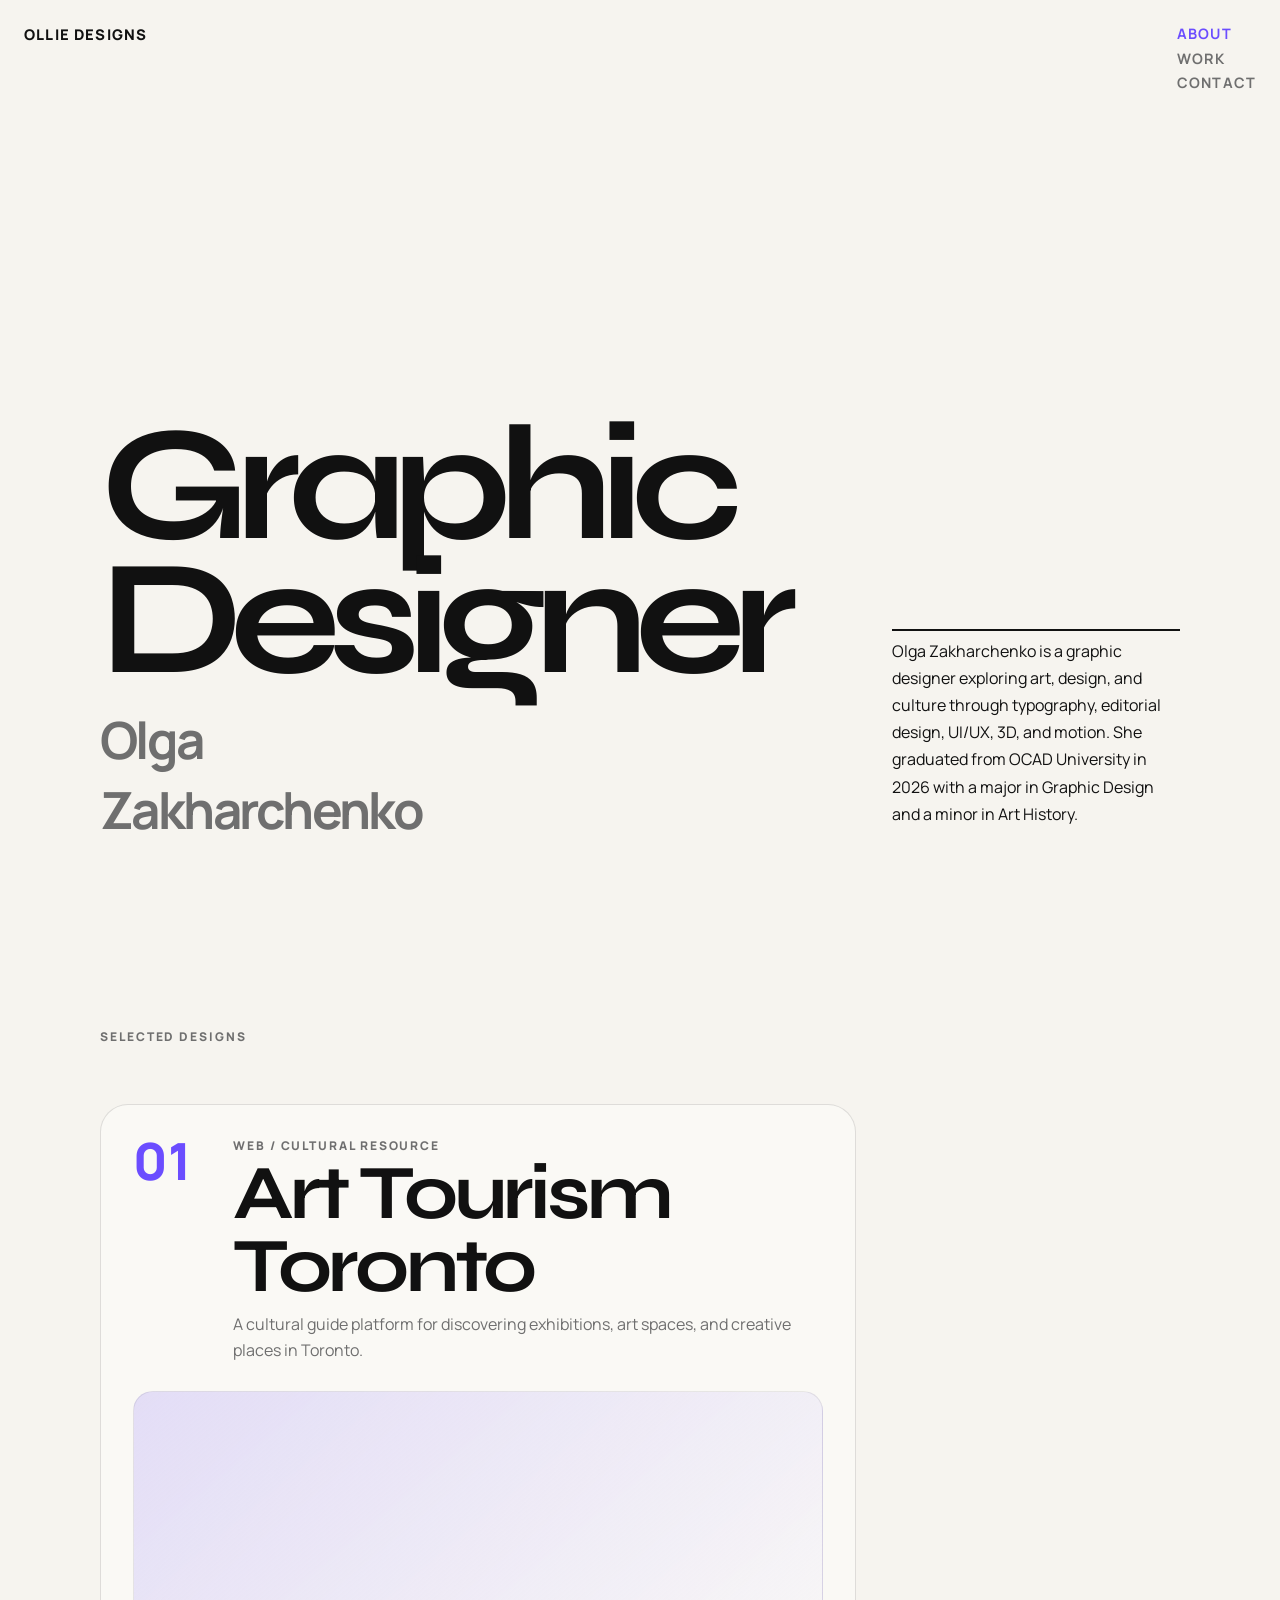
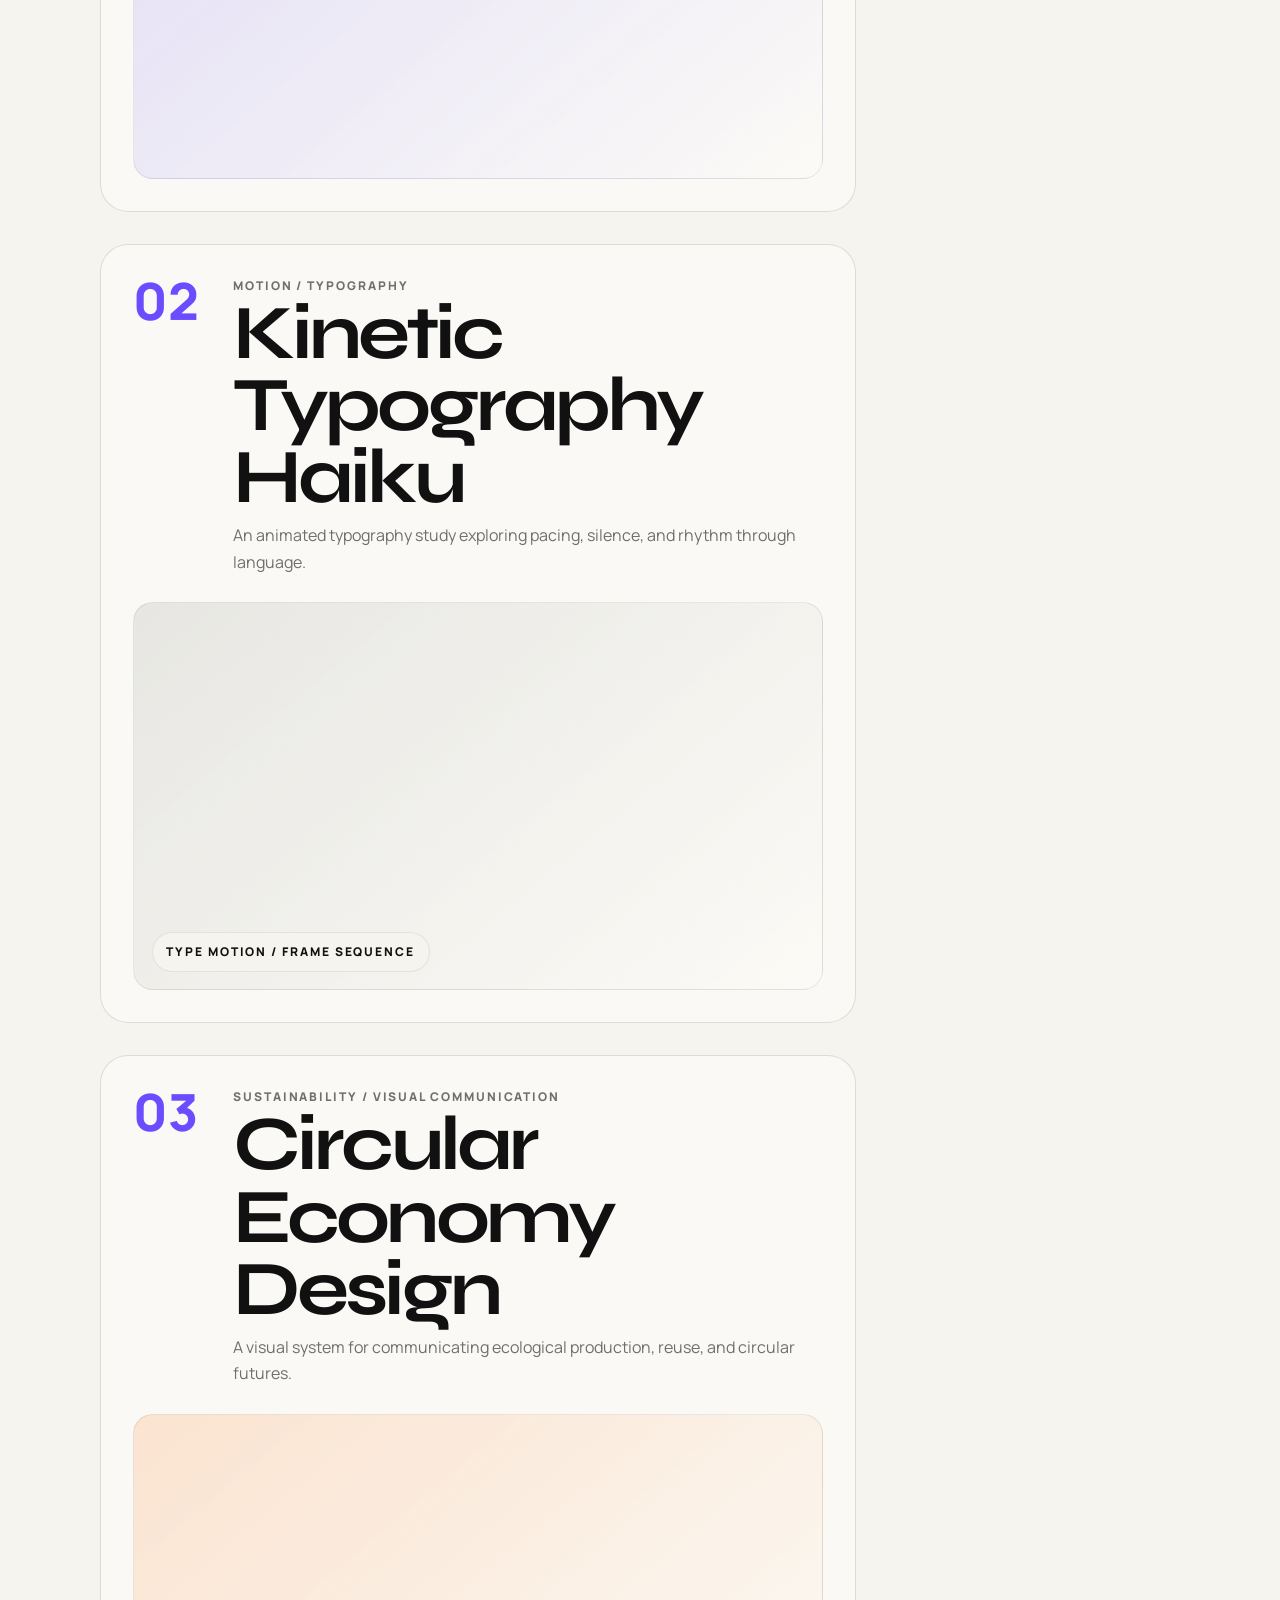
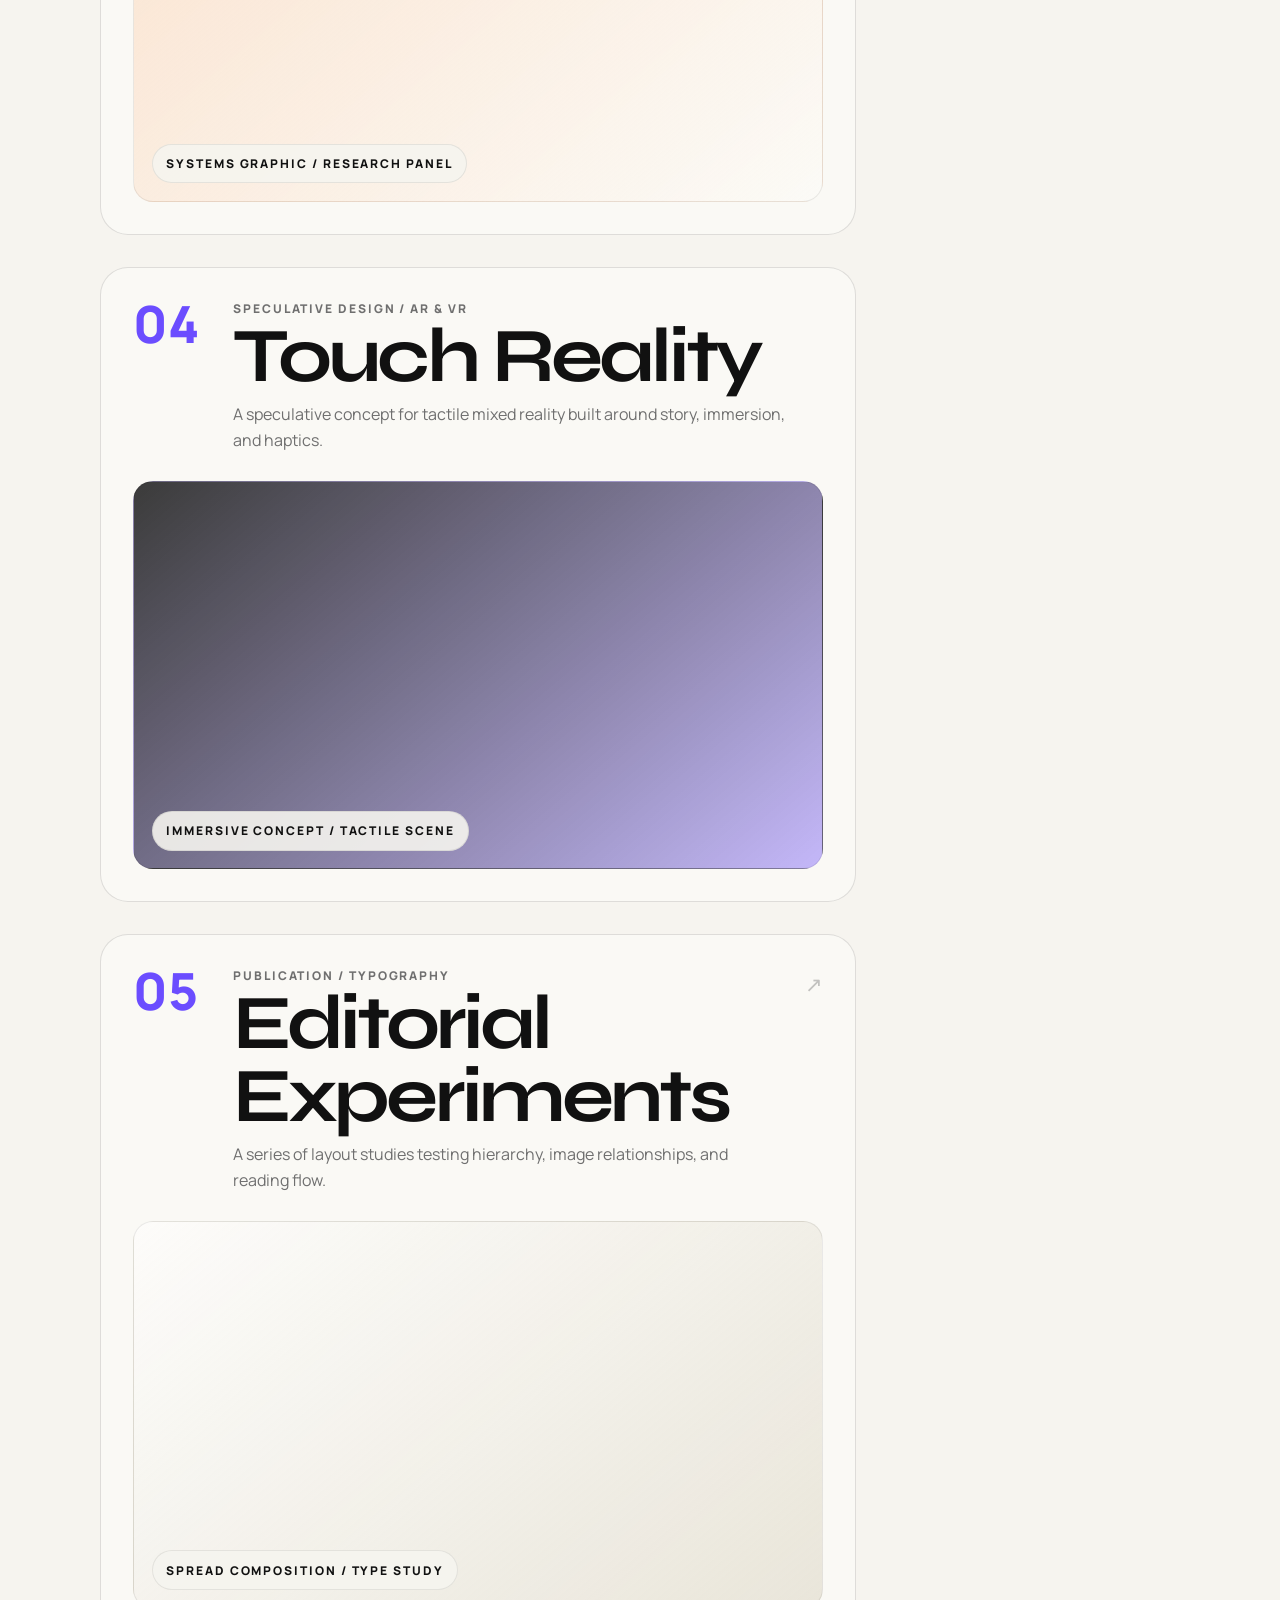
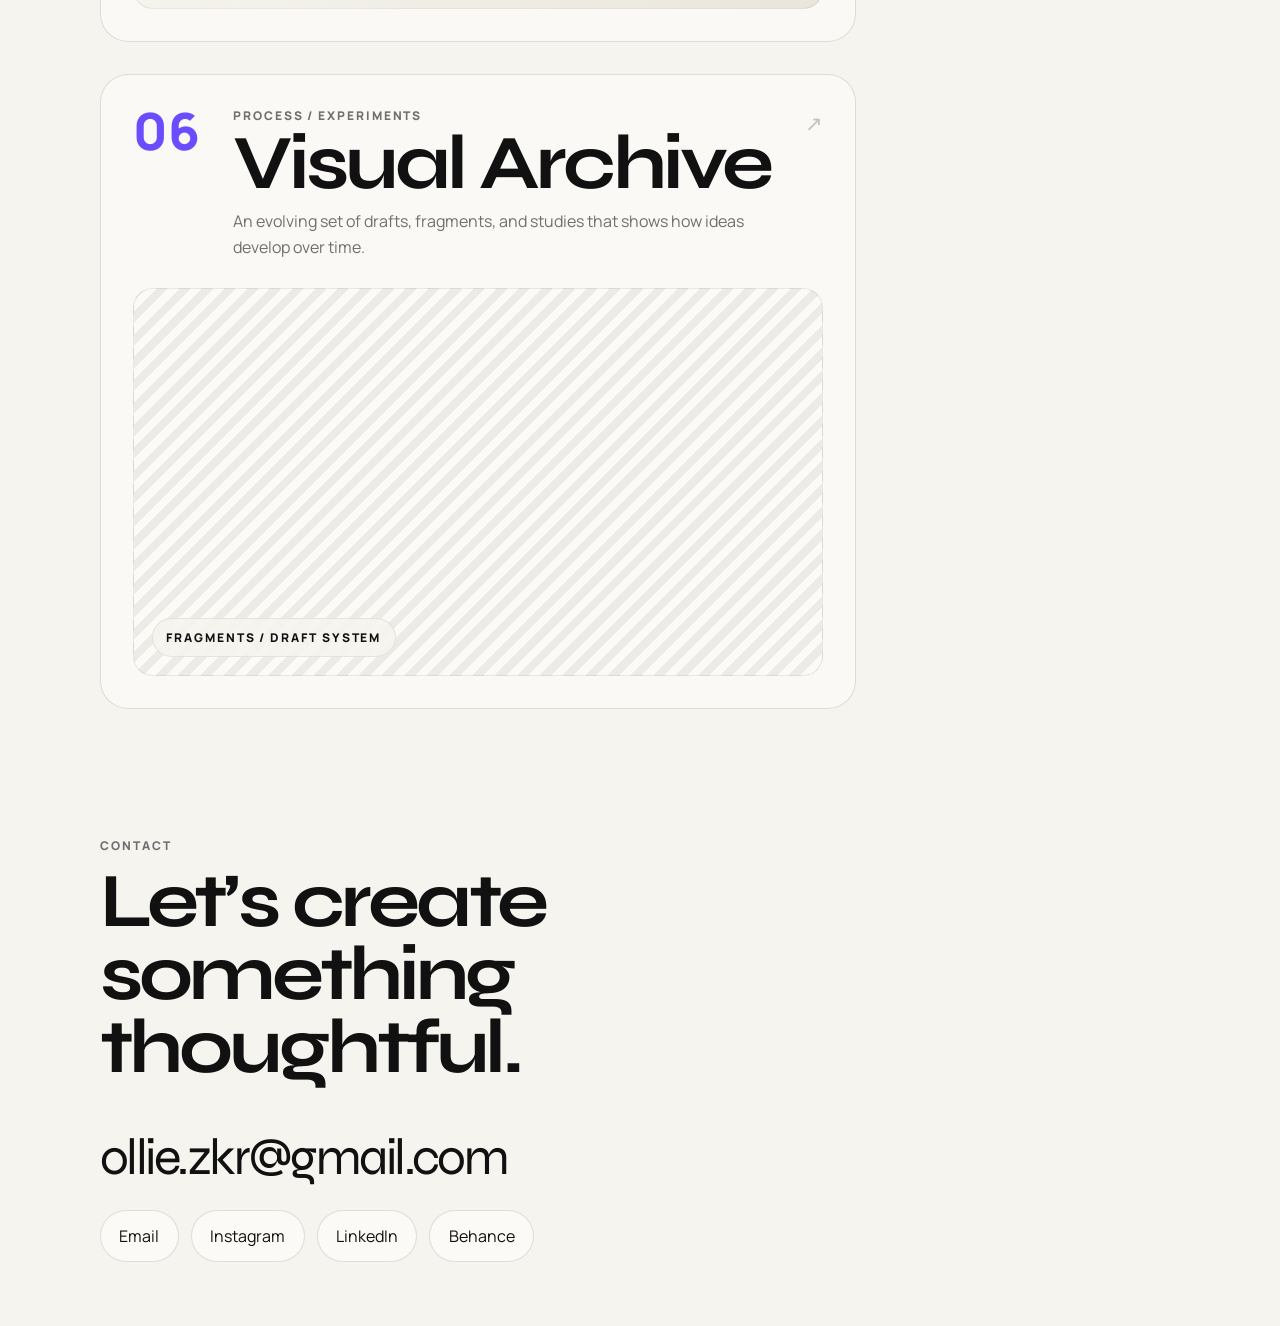
<file: index.html>
<!DOCTYPE html>
<html lang="en">
<head>
  <meta charset="UTF-8" />
  <meta name="viewport" content="width=device-width, initial-scale=1.0" />
  <title>Olga Zakharchenko | Graphic Designer</title>
  <meta
    name="description"
    content="Olga Zakharchenko is a graphic designer creating visual systems, digital experiences, and storytelling work."
  />
  <link rel="preconnect" href="https://fonts.googleapis.com" />
  <link rel="preconnect" href="https://fonts.gstatic.com" crossorigin />
  <link
    href="https://fonts.googleapis.com/css2?family=Manrope:wght@400;500;700;800&family=Syne:wght@700;800&display=swap"
    rel="stylesheet"
  />
  <link rel="stylesheet" href="styles.css" />
</head>
<body>
  <a class="site-name" href="#top">Ollie Designs</a>

  <button class="nav-toggle" type="button" aria-expanded="false" aria-controls="site-nav" aria-label="Open navigation">
    +
  </button>

  <nav class="side-nav" id="site-nav" aria-label="Primary navigation">
    <a href="#hero" data-section="hero">about</a>
    <a href="#work" data-section="work">Work</a>
    <a href="#contact" data-section="contact">Contact</a>
    <!-- <a class="archive-link" href="#archive" data-section="archive">Archive</a> -->
  </nav>

  <main id="top">

    <section class="hero section" id="hero" data-section="hero">
      <div class="hero-main reveal">
        <h1>Graphic<br />Designer</h1>
        <p class="hero-role">Olga Zakharchenko</p>
      </div>
      <div class="hero-note reveal">
        <p class="hero-intro">
        Olga Zakharchenko is a graphic designer exploring art, design, and culture through typography, editorial design, UI/UX, 3D, and motion. She graduated from OCAD University in 2026 with a major in Graphic Design and a minor in Art History.
        </p>
      </div>
    </section>

      <!-- <section class="about section" id="about" data-section="about">
   
    </section> -->

    <section class="work section" id="work" data-section="work">
      <div class="section-heading reveal">
        <p class="eyebrow">Selected Designs</p>
        <h2></h2>
      </div>

      <div class="cases-list">

       <a href="https://olliezzz.github.io/art-tourism-toronto/index.html#map-entry" target="_blank" rel="noopener noreferrer" class="case-link"> <article class="case-block reveal">
          <div class="case-header">
            <p class="case-number">01</p>
            <div class="case-copy">
              <p class="case-category">Web / Cultural Resource</p>
              <h3>Art Tourism Toronto</h3>
              <p class="case-description">
                A cultural guide platform for discovering exhibitions, art spaces, and creative places in Toronto.
              </p>
            </div>
            <!-- <span class="case-arrow" aria-hidden="true">↗</span> -->
          </div>
          <div class="case-visual visual-blue">
            <!-- <div class="case-panel-label">Web Interface / Cultural Map</div> -->
          </div>
        </article>
        </a>

        <article class="case-block reveal">
          <div class="case-header">
            <p class="case-number">02</p>
            <div class="case-copy">
              <p class="case-category">Motion / Typography</p>
              <h3>Kinetic Typography Haiku</h3>
              <p class="case-description">
                An animated typography study exploring pacing, silence, and rhythm through language.
              </p>
            </div>
            <!-- <span class="case-arrow" aria-hidden="true">↗</span> -->
          </div>
          <div class="case-visual visual-neutral">
            <div class="case-panel-label">Type Motion / Frame Sequence</div>
          </div>
        </article>
       
        <article class="case-block reveal">
          <div class="case-header">
            <p class="case-number">03</p>
            <div class="case-copy">
              <p class="case-category">Sustainability / Visual Communication</p>
              <h3>Circular Economy Design</h3>
              <p class="case-description">
                A visual system for communicating ecological production, reuse, and circular futures.
              </p>
            </div>
            <!-- <span class="case-arrow" aria-hidden="true">↗</span> -->
          </div>
          <div class="case-visual visual-green">
            <div class="case-panel-label">Systems Graphic / Research Panel</div>
          </div>
        </article>

        <article class="case-block reveal">
          <div class="case-header">
            <p class="case-number">04</p>
            <div class="case-copy">
              <p class="case-category">Speculative Design / AR &amp; VR</p>
              <h3>Touch Reality</h3>
              <p class="case-description">
                A speculative concept for tactile mixed reality built around story, immersion, and haptics.
              </p>
            </div>
            <!-- <span class="case-arrow" aria-hidden="true">↗</span> -->
          </div>
          <div class="case-visual visual-dark">
            <div class="case-panel-label">Immersive Concept / Tactile Scene</div>
          </div>
        </article>

        <article class="case-block reveal">
          <div class="case-header">
            <p class="case-number">05</p>
            <div class="case-copy">
              <p class="case-category">Publication / Typography</p>
              <h3>Editorial Experiments</h3>
              <p class="case-description">
                A series of layout studies testing hierarchy, image relationships, and reading flow.
              </p>
            </div>
            <span class="case-arrow" aria-hidden="true">↗</span>
          </div>
          <div class="case-visual visual-pearl">
            <div class="case-panel-label">Spread Composition / Type Study</div>
          </div>
        </article>

        <article class="case-block reveal">
          <div class="case-header">
            <p class="case-number">06</p>
            <div class="case-copy">
              <p class="case-category">Process / Experiments</p>
              <h3>Visual Archive</h3>
              <p class="case-description">
                An evolving set of drafts, fragments, and studies that shows how ideas develop over time.
              </p>
            </div>
            <span class="case-arrow" aria-hidden="true">↗</span>
          </div>
          <div class="case-visual visual-line">
            <div class="case-panel-label">Fragments / Draft System</div>
          </div>
        </article>
      </div>
    </section>

    <!-- <section class="archive section" id="archive" data-section="archive">
      <div class="section-heading reveal">
        <p class="eyebrow">Archive</p>
        <h2>A running index of sketches, tests, and process materials.</h2>
      </div>

      <div class="archive-index reveal">
        <div class="archive-row"><span>01</span><p>Sketches</p></div>
        <div class="archive-row"><span>02</span><p>Type Tests</p></div>
        <div class="archive-row"><span>03</span><p>Motion Frames</p></div>
        <div class="archive-row"><span>04</span><p>Website Drafts</p></div>
        <div class="archive-row"><span>05</span><p>Research Notes</p></div>
        <div class="archive-row"><span>06</span><p>Visual Experiments</p></div>
      </div>
    </section> -->

    <section class="contact section" id="contact" data-section="contact">
      <div class="section-heading reveal">
        <p class="eyebrow">Contact</p>
        <h2>Let’s create something thoughtful.</h2>
      </div>

      <div class="contact-layout reveal">
        <a class="contact-email" href="mailto:ollie.zkr@gmail.com">ollie.zkr@gmail.com</a>
        <div class="contact-links">
          <a href="mailto:ollie.zkr@gmail.com">Email</a>
          <a href="https://www.instagram.com/" target="_blank" rel="noreferrer">Instagram</a>
          <a href="https://www.linkedin.com/" target="_blank" rel="noreferrer">LinkedIn</a>
          <a href="https://www.behance.net/" target="_blank" rel="noreferrer">Behance</a>
        </div>
      </div>
    </section>
  </main>

  <script src="script.js"></script>
</body>
</html>
</file>
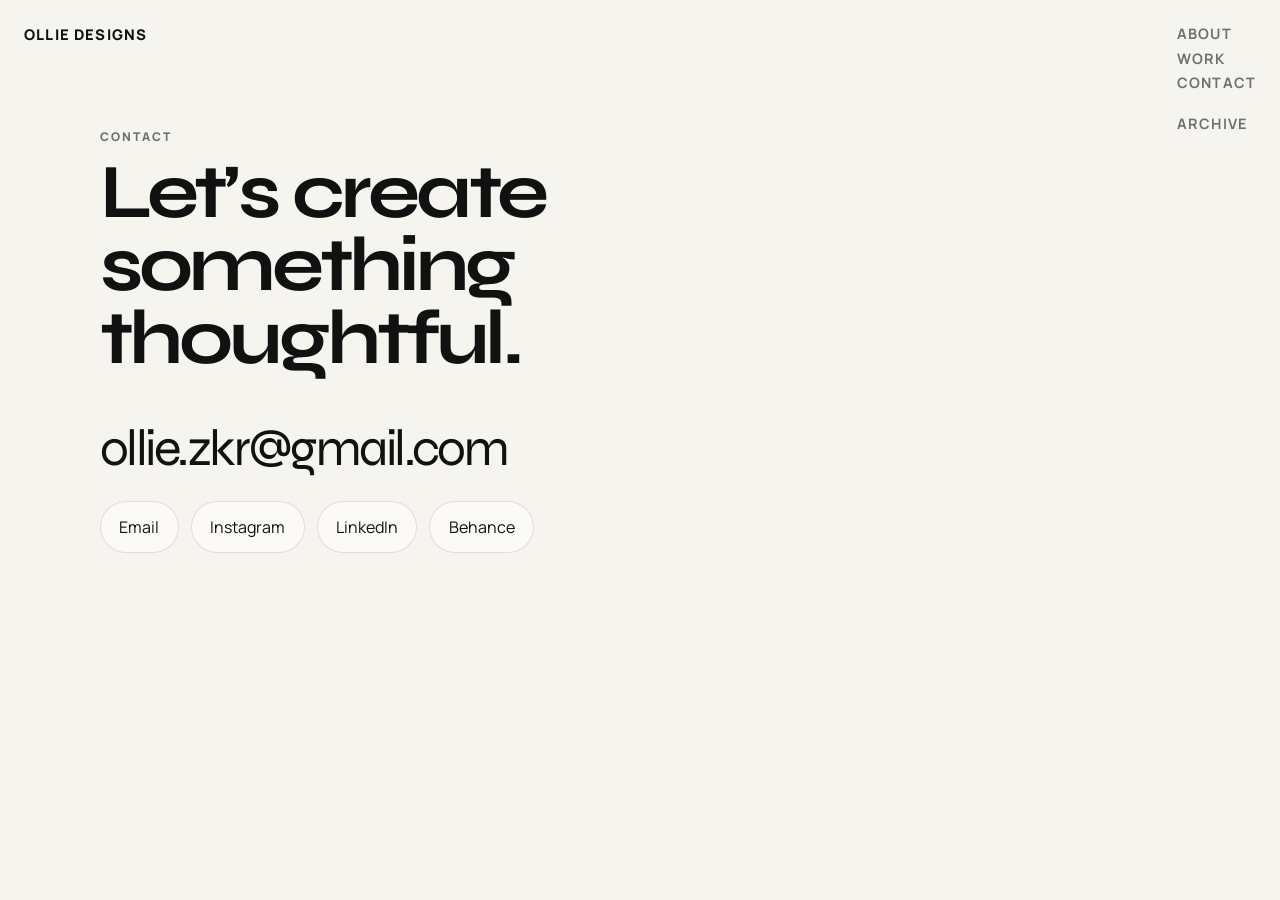
<file: archive.html>
<!DOCTYPE html>
<html lang="en">
<head>
  <meta charset="UTF-8" />
  <meta name="viewport" content="width=device-width, initial-scale=1.0" />
  <title>Olga Zakharchenko | Graphic Designer</title>
  <meta
    name="description"
    content="Olga Zakharchenko is a graphic designer creating visual systems, digital experiences, and storytelling work."
  />
  <link rel="preconnect" href="https://fonts.googleapis.com" />
  <link rel="preconnect" href="https://fonts.gstatic.com" crossorigin />
  <link
    href="https://fonts.googleapis.com/css2?family=Manrope:wght@400;500;700;800&family=Syne:wght@700;800&display=swap"
    rel="stylesheet"
  />
  <link rel="stylesheet" href="styles.css" />
</head>
<body>
  <a class="site-name" href="#top">Ollie Designs</a>

  <button class="nav-toggle" type="button" aria-expanded="false" aria-controls="site-nav" aria-label="Open navigation">
    +
  </button>

  <nav class="side-nav" id="site-nav" aria-label="Primary navigation">
    <a href="#hero" data-section="hero">about</a>
    <a href="#work" data-section="work">Work</a>
    <a href="#contact" data-section="contact">Contact</a>
    <a class="archive-link" href="#archive" data-section="archive">Archive</a>
  </nav>



      <section class="contact section" id="contact" data-section="contact">
      <div class="section-heading reveal">
        <p class="eyebrow">Contact</p>
        <h2>Let’s create something thoughtful.</h2>
      </div>

      <div class="contact-layout reveal">
        <a class="contact-email" href="mailto:ollie.zkr@gmail.com">ollie.zkr@gmail.com</a>
        <div class="contact-links">
          <a href="mailto:ollie.zkr@gmail.com">Email</a>
          <a href="https://www.instagram.com/" target="_blank" rel="noreferrer">Instagram</a>
          <a href="https://www.linkedin.com/" target="_blank" rel="noreferrer">LinkedIn</a>
          <a href="https://www.behance.net/" target="_blank" rel="noreferrer">Behance</a>
        </div>
      </div>
    </section>
  </main>

  <script src="script.js"></script>
</body>
</html>
</file>
<file: styles.css>
:root {
  --bg: #f6f4ef;
  --ink: #111111;
  --muted: #6f6f6f;
  --accent-purple: #6b4dff;
  --accent-orange: #ff7a1a;
  --surface: #fbfaf6;
  --border: rgba(17, 17, 17, 0.12);
  --border-strong: rgba(17, 17, 17, 0.2);
  --shadow: 0 18px 40px rgba(17, 17, 17, 0.05);
  --content-width: 1080px;
  --radius-large: 28px;
  --radius-medium: 20px;
}

* {
  box-sizing: border-box;
}

html {
  scroll-behavior: smooth;
}

body {
  margin: 0;
  background: var(--bg);
  color: var(--ink);
  font-family: "Manrope", sans-serif;
}

body.menu-open {
  overflow: hidden;
}

a {
  color: inherit;
}

button {
  font: inherit;
}

.site-name,
.side-nav,
.nav-toggle {
  position: fixed;
  z-index: 20;
}

.site-name {
  top: 1.5rem;
  left: 1.5rem;
  text-decoration: none;
  font-size: 0.92rem;
  font-weight: 800;
  letter-spacing: 0.08em;
  text-transform: uppercase;
  transition: color 0.2s ease;
}

.site-name:hover {
  color: var(--accent-purple);
}

.nav-toggle {
  display: none;
  align-items: center;
  justify-content: center;
  top: 1.2rem;
  right: 1rem;
  border: none;
  border-radius: 999px;
  background: none;
  width: 2.8rem;
  height: 2.8rem;
  padding: 0;
  font-size: 1.4rem;
  line-height: 1;
  cursor: pointer;
}

.side-nav {
  top: 1.5rem;
  right: 1.5rem;
  display: grid;
  justify-items: start;
  gap: 0.35rem;

}

.side-nav a {
  color: var(--muted);
  text-decoration: none;
  font-size: 0.9rem;
  font-weight: 700;
  letter-spacing: 0.08em;
  text-transform: uppercase;
  transition: color 0.2s ease, transform 0.2s ease;
}

.side-nav a:hover {
  color: var(--ink);
  transform: translateX(-2px);
}

.side-nav a.is-active {
  color: var(--accent-purple);
}

.side-nav .archive-link.is-active {
  color: var(--accent-orange);
}

.archive-link {
  margin-top: 1rem;
}

main {
  padding: 0 1.5rem 4rem;
}

.section {
  width: min(100%, var(--content-width));
  margin: 0 auto;
  padding: 8rem 0 0;
}

.hero {
  min-height: 100vh;
  display: grid;
  grid-template-columns: minmax(0, 1.3fr) minmax(220px, 0.7fr);
  align-items: end;
  padding-top: 10rem;
  padding-bottom: 3.5rem;
}

.eyebrow,
.case-category,
.case-panel-label {
  font-size: 0.75rem;
  font-weight: 800;
  letter-spacing: 0.16em;
  text-transform: uppercase;
}

.eyebrow,
.case-category {
  color: var(--muted);
}

.hero h1,
.section-heading h2,
.services-stack p,
.case-block h3,
.contact-email {
  font-family: "Syne", sans-serif;
}

.hero h1 {
  margin: 0;
  max-width: 7ch;
  font-size: clamp(5.3rem, 13vw, 10.2rem);
  line-height: 0.82;
  letter-spacing: -0.08em;
}

.hero-role {
  margin: 1.1rem 0 0;
  color: var(--muted);
  font-size: clamp(2rem, 4vw, 3.3rem);
  font-weight: 700;
  letter-spacing: -0.05em;
  max-width: 8ch;
}

.hero-note {
  display: flex;
  justify-content: flex-end;
  align-items: flex-start;
  padding-bottom: 1rem;
}

.hero-intro {
  max-width: 18rem;
  margin: 0;
  padding-top: 0.4rem;
  border-top: 2px solid var(--ink);
  font-size: 1rem;
  line-height: 1.7;
}

.section-heading {
  display: grid;
  gap: 0.7rem;
  margin-bottom: 3rem;
}

.eyebrow {
  margin: 0;
}

.section-heading h2 {
  margin: 0;
  max-width: 11ch;
  font-size: clamp(2.8rem, 6vw, 5.6rem);
  line-height: 0.95;
  letter-spacing: -0.05em;
}

.about-layout {
  display: grid;
  gap: 2rem;
}

.about-text {
  max-width: 40rem;
  margin: 0;
  font-size: 1.12rem;
  line-height: 1.7;
}

.case-description,
.about-text {
  margin: 0;
  color: var(--muted);
  line-height: 1.65;
}

.services-editorial {
  margin-top: 4rem;
}

.services-stack {
  display: grid;
  gap: 0.35rem;
  margin-top: 1rem;
}

.services-stack p {
  margin: 0;
  font-size: clamp(2.2rem, 5vw, 4.8rem);
  line-height: 0.95;
  letter-spacing: -0.06em;
  text-transform: uppercase;
  transition: color 0.25s ease, transform 0.25s ease;
}

.services-stack p:hover {
  color: var(--accent-purple);
  transform: translateX(8px);
}

.cases-list {
  display: grid;
  gap: 2rem;
  width: 70%;
}

.case-block {
  padding: 2rem;
  background: rgba(251, 250, 246, 0.78);
  border: 1px solid var(--border);
  border-radius: var(--radius-large);
  transition:
    background-color 0.38s ease,
    border-color 0.38s ease,
    transform 0.38s ease,
    box-shadow 0.38s ease;
}

.case-block:hover,
.case-block.is-tapped,
.case-block:active {
  transform: translateY(-3px);
  border-color: rgba(107, 77, 255, 0.22);
  box-shadow: var(--shadow);
}

.case-block:nth-child(odd):hover,
.case-block:nth-child(odd).is-tapped,
.case-block:nth-child(odd):active {
  background: rgba(108, 99, 255, 0.07);
}

.case-block:nth-child(even):hover,
.case-block:nth-child(even).is-tapped,
.case-block:nth-child(even):active {
  background: rgba(255, 138, 61, 0.08);
}

.case-header {
  display: grid;
  grid-template-columns: 5rem minmax(0, 1fr) auto;
  gap: 1.25rem;
  align-items: start;
  margin-bottom: 1.7rem;
}

.case-number {
  margin: 0;
  color: var(--accent-purple);
  font-size: clamp(2.1rem, 4vw, 3.8rem);
  font-weight: 800;
  line-height: 0.9;
}

.case-copy {
  max-width: 56rem;
}

.case-block h3 {
  margin: 0.2rem 0 0.55rem;
  font-size: clamp(2.8rem, 6vw, 5.4rem);
  line-height: 0.94;
  letter-spacing: -0.05em;
  transition: transform 0.38s ease, color 0.38s ease;
}

.case-block:hover h3,
.case-block.is-tapped h3,
.case-block:active h3 {
  color: var(--accent-purple);
  transform: translateX(10px);
}

.case-category {
  margin: 0;
}

.case-arrow {
  margin-top: 0.15rem;
  color: var(--muted);
  font-size: 1.3rem;
  opacity: 0.4;
  transform: translateX(0);
  transition: opacity 0.35s ease, transform 0.35s ease, color 0.35s ease;
}

.case-block:hover .case-arrow,
.case-block.is-tapped .case-arrow,
.case-block:active .case-arrow {
  color: var(--accent-orange);
  opacity: 1;
  transform: translateX(4px);
}

.case-visual {
  min-height: 17rem;
  display: flex;
  align-items: end;
  padding: 1.1rem;
  border-radius: 20px;
  border: 1px solid rgba(17, 17, 17, 0.08);
  aspect-ratio: 16 / 9;
  overflow: hidden;
  transition: transform 0.38s ease;
}

.case-block:hover .case-visual,
.case-block.is-tapped .case-visual,
.case-block:active .case-visual {
  transform: scale(1.03);
}

.case-link {
  text-decoration: none;
  color: inherit;
  display: block;
}

.case-link:hover .case-arrow {
  transform: translate(3px, -3px);
}

.case-arrow {
  transition: transform 0.3s ease;
}

.case-link {
  cursor: pointer;
}

.visual-blue {
  background: linear-gradient(140deg, rgba(107, 77, 255, 0.16), rgba(251, 250, 246, 0.94));
}

.visual-neutral {
  background: linear-gradient(140deg, rgba(17, 17, 17, 0.08), rgba(251, 250, 246, 0.95));
}

.visual-green {
  background: linear-gradient(140deg, rgba(255, 122, 26, 0.17), rgba(251, 250, 246, 0.94));
}

.visual-dark {
  background: linear-gradient(140deg, rgba(17, 17, 17, 0.82), rgba(107, 77, 255, 0.38));
}

.visual-pearl {
  background: linear-gradient(140deg, rgba(255, 255, 255, 0.5), rgba(232, 228, 216, 0.95));
}

.visual-line {
  background:
    repeating-linear-gradient(
      135deg,
      rgba(17, 17, 17, 0.06),
      rgba(17, 17, 17, 0.06) 8px,
      rgba(251, 250, 246, 0.9) 8px,
      rgba(251, 250, 246, 0.9) 16px
    );
}

.case-panel-label {
  display: inline-block;
  padding: 0.65rem 0.85rem;
  background: rgba(246, 244, 239, 0.9);
  border: 1px solid rgba(17, 17, 17, 0.08);
  border-radius: 999px;
}

.archive-index {
  display: grid;
  gap: 0;
  border-top: 1px solid var(--border);
}

.archive-row {
  display: grid;
  grid-template-columns: 3rem 1fr;
  gap: 1rem;
  padding: 1rem 0;
  border-bottom: 1px solid var(--border);
  transition: color 0.22s ease, transform 0.22s ease, border-color 0.22s ease;
}

.archive-row:hover {
  color: var(--accent-orange);
  transform: translateX(6px);
  border-color: rgba(255, 122, 47, 0.24);
}

.archive-row span {
  color: var(--muted);
  font-size: 0.9rem;
  font-weight: 700;
}

.archive-row p {
  margin: 0;
  font-size: clamp(1.35rem, 2.4vw, 2rem);
  line-height: 1.1;
}

.contact-layout {
  display: grid;
  gap: 1.7rem;
}

.contact-email {
  width: fit-content;
  text-decoration: none;
  font-size: clamp(1.9rem, 4vw, 3.4rem);
  line-height: 1;
  letter-spacing: -0.05em;
  transition: color 0.2s ease;
}

.contact-email:hover {
  color: var(--accent-purple);
}

.contact-links {
  display: flex;
  flex-wrap: wrap;
  gap: 0.75rem;
}

.contact-links a {
  display: inline-flex;
  align-items: center;
  justify-content: center;
  min-height: 3rem;
  padding: 0.85rem 1.15rem;
  border: 1px solid var(--border);
  border-radius: 999px;
  background: var(--surface);
  text-decoration: none;
  transition: color 0.2s ease, border-color 0.2s ease, background-color 0.2s ease;
}

.contact-links a:hover {
  color: var(--accent-orange);
  border-color: rgba(255, 122, 26, 0.28);
  background: rgba(255, 122, 26, 0.05);
}

.reveal {
  opacity: 0;
  transform: translateY(24px);
  transition: opacity 0.55s ease, transform 0.55s ease;
}

.reveal.is-visible {
  opacity: 1;
  transform: translateY(0);
}

@media (max-width: 1024px) {
  .hero {
    grid-template-columns: 1fr;
    gap: 2rem;
    align-items: end;
  }

  .case-block {
    padding: 1.35rem;
  }

  .case-header {
    grid-template-columns: 4.2rem minmax(0, 1fr);
  }

  .case-arrow {
    display: none;
  }

  .case-visual {
    min-height: 18rem;
  }
}

@media (max-width: 760px) {
  .site-name {
    top: 1rem;
    left: 1rem;
  }

  .nav-toggle {
    display: inline-flex;
  }

  .side-nav {
    top: 4.2rem;
    right: 1rem;
    display: none;
    justify-items: start;
    text-align: left;
    padding: 1rem;
    min-width: 12rem;
    background: rgba(251, 250, 246, 0.97);
    border: 1px solid var(--border);
    border-radius: 18px;
    box-shadow: var(--shadow);
  }

  .side-nav.is-open {
    display: grid;
  }

  main {
    padding: 0 1rem 3.5rem;
  }

  .section {
    padding-top: 5.5rem;
  }

  .hero {
    min-height: auto;
    padding-top: 7rem;
    padding-bottom: 2rem;
  }

  .hero h1 {
    font-size: clamp(4rem, 17vw, 6rem);
  }

  .hero-intro,
  .about-text {
    font-size: 1rem;
  }

  .hero-role {
    font-size: clamp(1.6rem, 8vw, 2.4rem);
  }

  .hero-note {
    justify-content: flex-start;
  }

  .services-editorial {
    margin-top: 3rem;
  }

  .services-stack p {
    font-size: clamp(2rem, 10vw, 3.2rem);
  }

  .case-header {
    grid-template-columns: 1fr;
    gap: 0.9rem;
  }

  .case-number {
    font-size: 1.8rem;
  }

  .case-block h3 {
    font-size: clamp(1.8rem, 10vw, 2.8rem);
  }

  .case-visual {
    min-height: 12rem;
  }
}

@media (prefers-reduced-motion: reduce) {
  html {
    scroll-behavior: auto;
  }

  .site-name,
  .side-nav a,
  .services-stack p,
  .case-block,
  .case-block h3,
  .case-visual,
  .case-arrow,
  .archive-row,
  .contact-email,
  .contact-links a,
  .reveal {
    transition: none !important;
  }

  .reveal {
    opacity: 1;
    transform: none;
  }
}
</file>
